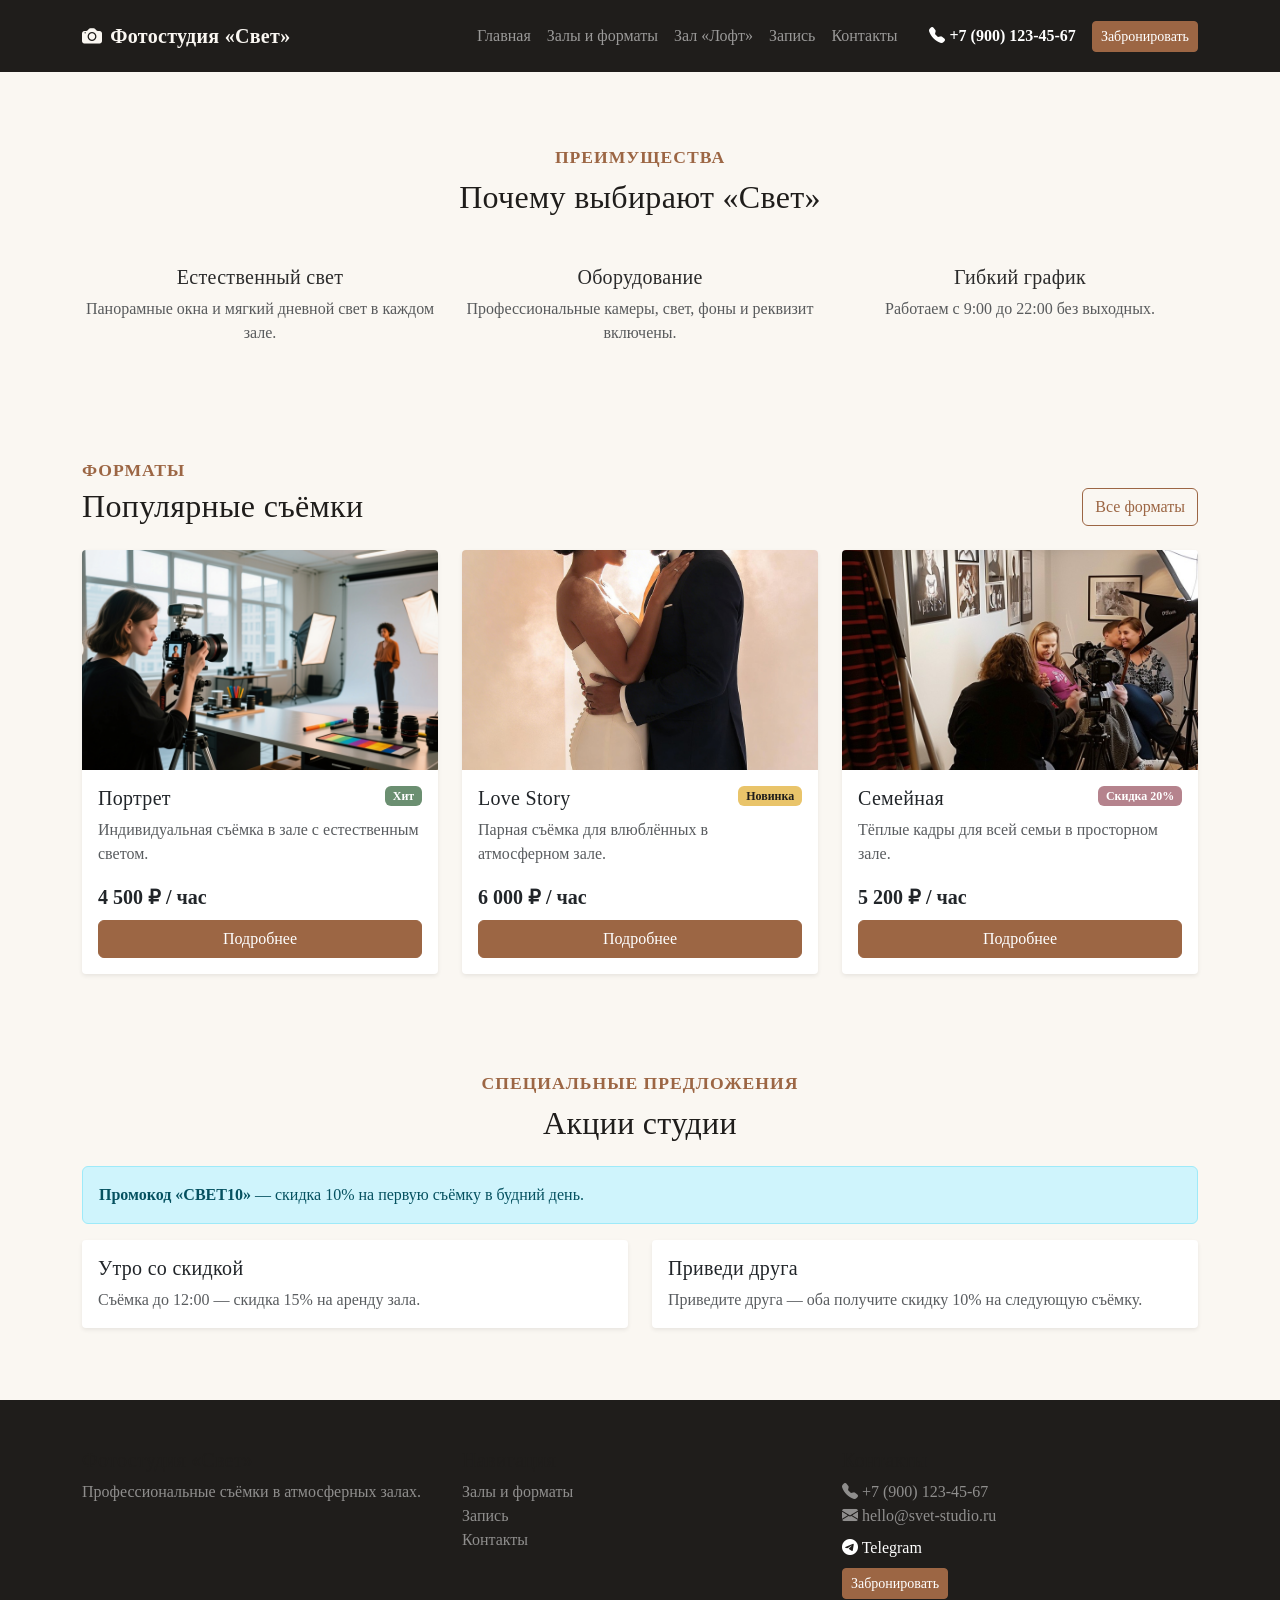
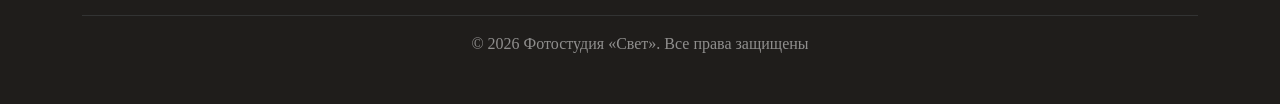
<file: index.html>
<!DOCTYPE html>
<html lang="ru">
<head>
    <meta charset="UTF-8">
    <meta name="viewport" content="width=device-width, initial-scale=1.0">
    <title>Фотостудия «Свет» — Главная</title>
    <link rel="stylesheet" href="vendor/bootstrap/css/bootstrap.min.css">
    <link rel="stylesheet" href="css/custom.css">
    <link rel="stylesheet" href="https://cdn.jsdelivr.net/npm/bootstrap-icons@1.11.3/font/bootstrap-icons.min.css">
</head>
<body>

<nav class="navbar navbar-expand-lg navbar-dark bg-dark py-3">
    <div class="container">
        <a class="navbar-brand" href="index.html"><i class="bi bi-camera-fill me-2"></i>Фотостудия «Свет»</a>
        
        <button class="navbar-toggler" type="button" data-bs-toggle="collapse" data-bs-target="#mainNavbar">
            <span class="navbar-toggler-icon"></span>
        </button>
        
        <div class="collapse navbar-collapse" id="mainNavbar">
            <ul class="navbar-nav ms-auto align-items-lg-center">
                <li class="nav-item"><a class="nav-link" href="index.html">Главная</a></li>
                <li class="nav-item"><a class="nav-link" href="catalog.html">Залы и форматы</a></li>
                <li class="nav-item"><a class="nav-link" href="product.html">Зал «Лофт»</a></li>
                <li class="nav-item"><a class="nav-link" href="order.html">Запись</a></li>
                <li class="nav-item"><a class="nav-link" href="contacts.html">Контакты</a></li>
                
                <li class="nav-item ms-lg-4 mt-2 mt-lg-0">
                    <a href="tel:+79001234567" class="text-white text-decoration-none fw-bold">
                        <i class="bi bi-telephone-fill"></i> +7 (900) 123-45-67
                    </a>
                </li>
                
                <li class="nav-item ms-lg-3 mt-2 mt-lg-0">
                    <a href="order.html" class="btn btn-primary btn-sm">Забронировать</a>
                </li>
            </ul>
        </div>
    </div>
</nav>

<section class="container my-5 py-4">
    <div class="text-center mb-5">
        <p class="section-title">Преимущества</p>
        <h2 class="section-heading">Почему выбирают «Свет»</h2>
    </div>
    <div class="row g-4">
        <div class="col-12 col-md-4 text-center">
            <h3 class="h5">Естественный свет</h3>
            <p class="text-muted">Панорамные окна и мягкий дневной свет в каждом зале.</p>
        </div>
        <div class="col-12 col-md-4 text-center">
            <h3 class="h5">Оборудование</h3>
            <p class="text-muted">Профессиональные камеры, свет, фоны и реквизит включены.</p>
        </div>
        <div class="col-12 col-md-4 text-center">
            <h3 class="h5">Гибкий график</h3>
            <p class="text-muted">Работаем с 9:00 до 22:00 без выходных.</p>
        </div>
    </div>
</section>

<section class="container my-5 py-4" id="popular">
    <div class="d-flex justify-content-between align-items-end mb-4 flex-wrap gap-2">
        <div>
            <p class="section-title mb-1">Форматы</p>
            <h2 class="section-heading mb-0">Популярные съёмки</h2>
        </div>
        <a class="btn btn-outline-primary" href="catalog.html">Все форматы</a>
    </div>
    <div class="row g-4">
        <div class="col-12 col-md-6 col-lg-4">
            <div class="card h-100 shadow-sm">
                <img src="images/portrait.png" class="card-img-top" alt="Портретная съёмка">
                <div class="card-body d-flex flex-column">
                    <div class="d-flex justify-content-between align-items-start mb-2">
                        <h3 class="h5 card-title mb-0">Портрет</h3>
                        <span class="badge bg-success">Хит</span>
                    </div>
                    <p class="text-muted">Индивидуальная съёмка в зале с естественным светом.</p>
                    <p class="fw-bold fs-5 mt-auto mb-2">4 500 ₽ / час</p>
                    <a class="btn btn-primary" href="product.html">Подробнее</a>
                </div>
            </div>
        </div>
        <div class="col-12 col-md-6 col-lg-4">
            <div class="card h-100 shadow-sm">
                <img src="images/lovestory.png" class="card-img-top" alt="Love Story">
                <div class="card-body d-flex flex-column">
                    <div class="d-flex justify-content-between align-items-start mb-2">
                        <h3 class="h5 card-title mb-0">Love Story</h3>
                        <span class="badge bg-warning">Новинка</span>
                    </div>
                    <p class="text-muted">Парная съёмка для влюблённых в атмосферном зале.</p>
                    <p class="fw-bold fs-5 mt-auto mb-2">6 000 ₽ / час</p>
                    <a class="btn btn-primary" href="product.html">Подробнее</a>
                </div>
            </div>
        </div>
        <div class="col-12 col-md-6 col-lg-4">
            <div class="card h-100 shadow-sm">
                <img src="images/family.jpg" class="card-img-top" alt="Семейная съёмка">
                <div class="card-body d-flex flex-column">
                    <div class="d-flex justify-content-between align-items-start mb-2">
                        <h3 class="h5 card-title mb-0">Семейная</h3>
                        <span class="badge bg-danger">Скидка 20%</span>
                    </div>
                    <p class="text-muted">Тёплые кадры для всей семьи в просторном зале.</p>
                    <p class="fw-bold fs-5 mt-auto mb-2">5 200 ₽ / час</p>
                    <a class="btn btn-primary" href="product.html">Подробнее</a>
                </div>
            </div>
        </div>
    </div>
</section>

<section class="container my-5 py-4">
    <div class="text-center mb-4">
        <p class="section-title">Специальные предложения</p>
        <h2 class="section-heading">Акции студии</h2>
    </div>
    <div class="alert alert-info" role="alert">
        <strong>Промокод «СВЕТ10»</strong> — скидка 10% на первую съёмку в будний день.
    </div>
    <div class="row g-4">
        <div class="col-12 col-md-6">
            <div class="card h-100 shadow-sm">
                <div class="card-body">
                    <h3 class="h5">Утро со скидкой</h3>
                    <p class="text-muted mb-0">Съёмка до 12:00 — скидка 15% на аренду зала.</p>
                </div>
            </div>
        </div>
        <div class="col-12 col-md-6">
            <div class="card h-100 shadow-sm">
                <div class="card-body">
                    <h3 class="h5">Приведи друга</h3>
                    <p class="text-muted mb-0">Приведите друга — оба получите скидку 10% на следующую съёмку.</p>
                </div>
            </div>
        </div>
    </div>
</section>

<footer class="bg-dark text-white py-5 mt-5">
    <div class="container">
        <div class="row g-4">
            <div class="col-12 col-md-4">
                <h5>Фотостудия «Свет»</h5>
                <p class="text-white-50 mb-0">Профессиональные съёмки в атмосферных залах.</p>
            </div>
            <div class="col-12 col-md-4">
                <h5>Навигация</h5>
                <ul class="list-unstyled">
                    <li><a class="text-white-50 text-decoration-none" href="catalog.html">Залы и форматы</a></li>
                    <li><a class="text-white-50 text-decoration-none" href="order.html">Запись</a></li>
                    <li><a class="text-white-50 text-decoration-none" href="contacts.html">Контакты</a></li>
                </ul>
            </div>
            <div class="col-12 col-md-4">
                <h5>Контакты</h5>
                <p class="text-white-50 mb-2">
                    <i class="bi bi-telephone-fill"></i> +7 (900) 123-45-67<br>
                    <i class="bi bi-envelope-fill"></i> hello@svet-studio.ru
                </p>
                <a href="https://t.me/svet_studio" class="text-white text-decoration-none d-block mb-2">
                    <i class="bi bi-telegram"></i> Telegram
                </a>
                <a href="order.html" class="btn btn-primary btn-sm">Забронировать</a>
            </div>
        </div>
        <hr class="border-secondary">
        <p class="text-center text-white-50 mb-0">© 2026 Фотостудия «Свет». Все права защищены</p>
    </div>
</footer>

<button id="backToTop" title="Наверх">↑</button>

<script src="vendor/bootstrap/js/bootstrap.bundle.min.js"></script>
<script>
    const backToTop = document.getElementById('backToTop');
    window.addEventListener('scroll', () => {
        backToTop.style.display = window.scrollY > 300 ? 'block' : 'none';
    });
    backToTop.addEventListener('click', () => window.scrollTo({ top: 0, behavior: 'smooth' }));
</script>
</body>
</html>
</file>
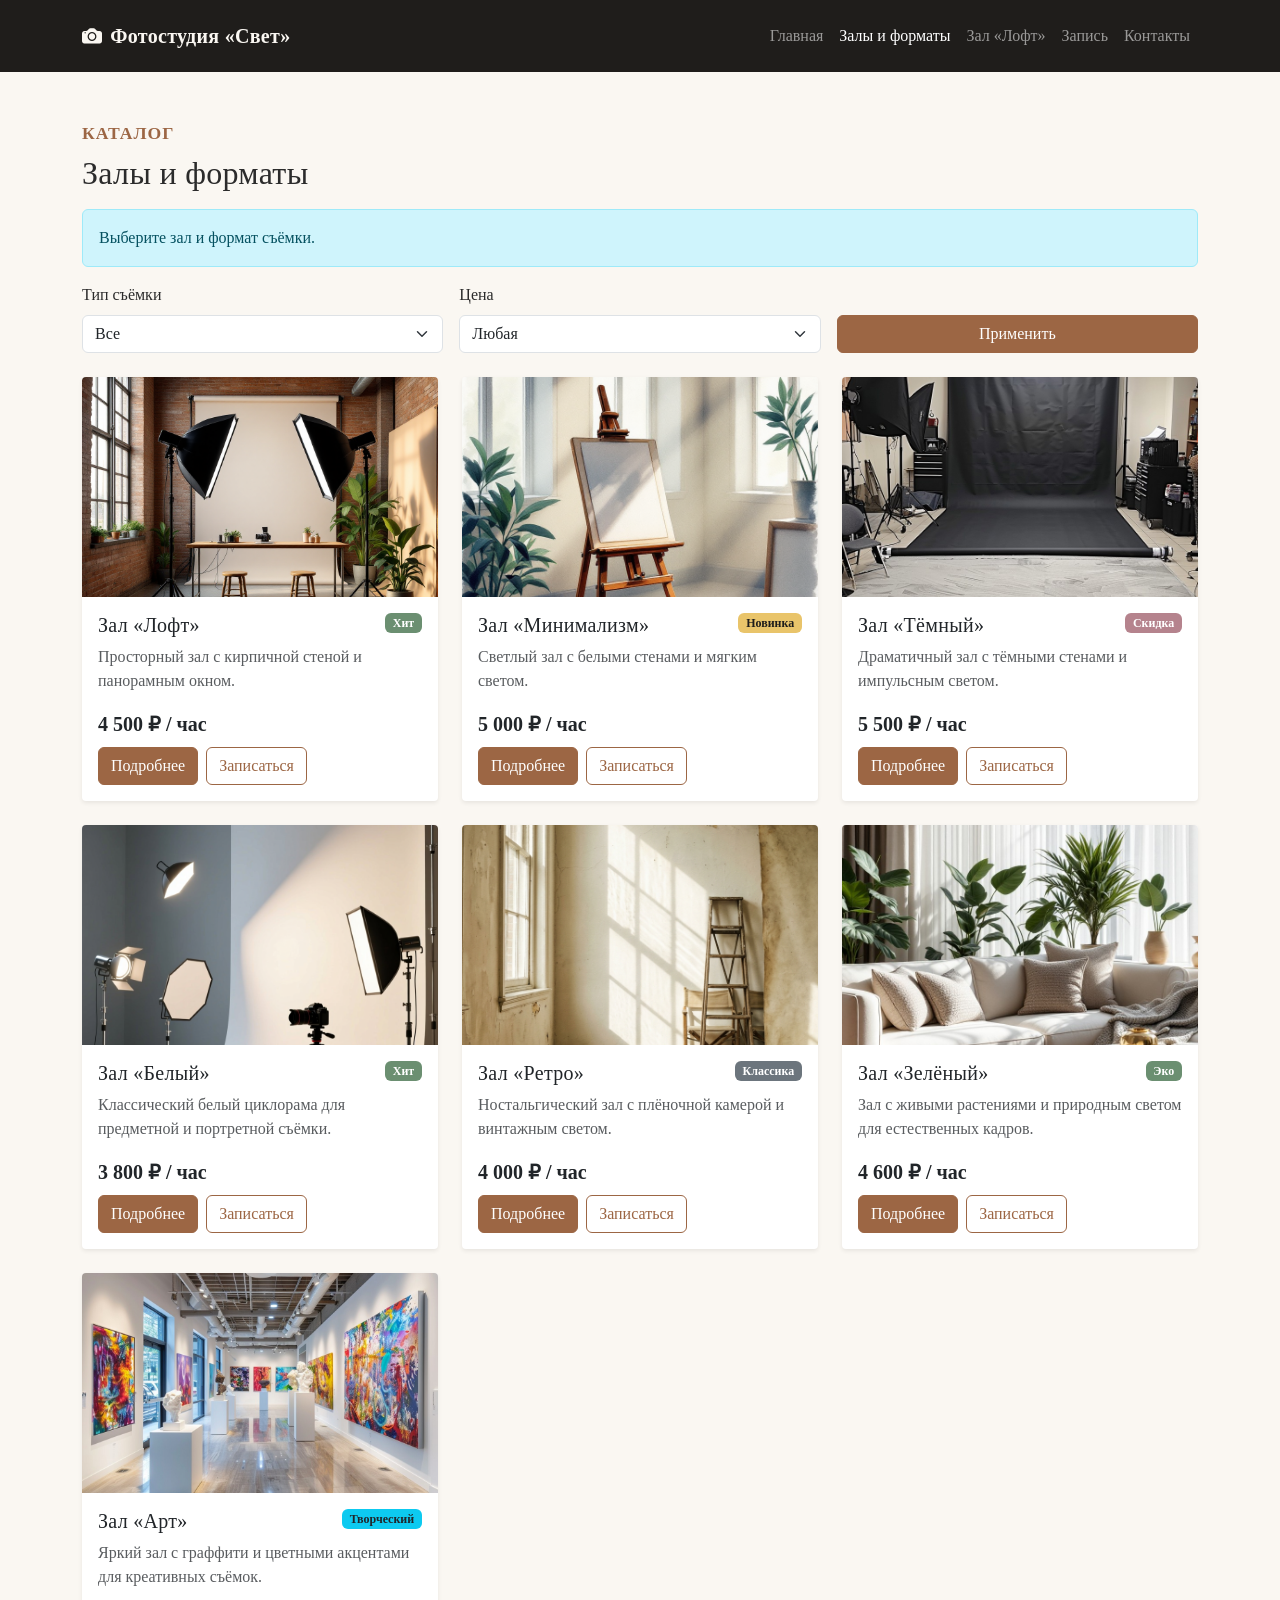
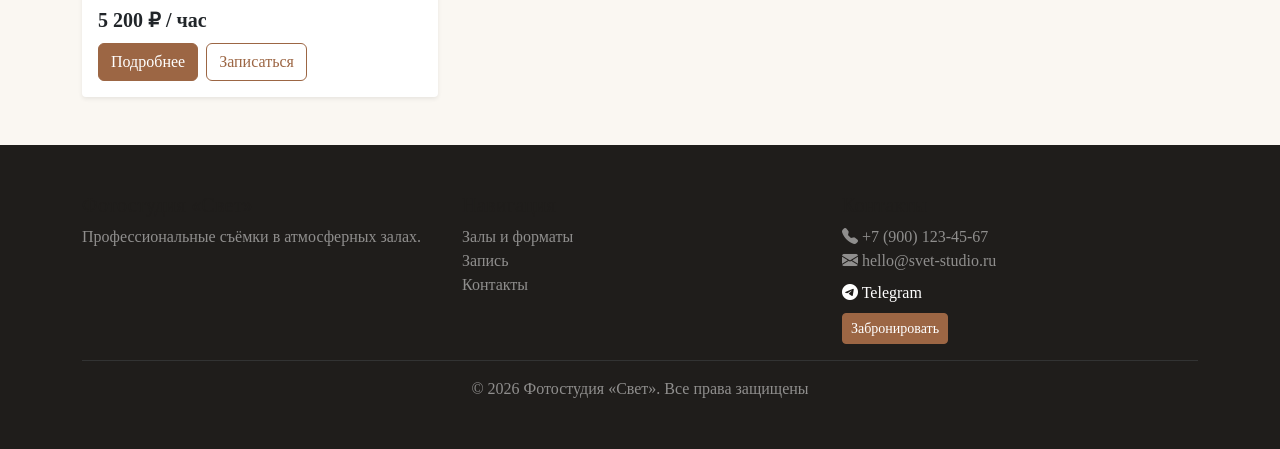
<file: catalog.html>
<!DOCTYPE html>
<html lang="ru">
<head>
    <meta charset="UTF-8">
    <meta name="viewport" content="width=device-width, initial-scale=1.0">
    <title>Залы и форматы — Фотостудия «Свет»</title>
    <link rel="stylesheet" href="vendor/bootstrap/css/bootstrap.min.css">
    <link rel="stylesheet" href="css/custom.css">
    <link rel="stylesheet" href="https://cdn.jsdelivr.net/npm/bootstrap-icons@1.11.3/font/bootstrap-icons.min.css">
</head>
<body>

<nav class="navbar navbar-expand-lg navbar-dark bg-dark py-3">
    <div class="container">
        <a class="navbar-brand" href="index.html"><i class="bi bi-camera-fill me-2"></i>Фотостудия «Свет»</a>
        <button class="navbar-toggler" type="button" data-bs-toggle="collapse" data-bs-target="#mainNavbar">
            <span class="navbar-toggler-icon"></span>
        </button>
        <div class="collapse navbar-collapse" id="mainNavbar">
            <ul class="navbar-nav ms-auto">
                <li class="nav-item"><a class="nav-link" href="index.html">Главная</a></li>
                <li class="nav-item"><a class="nav-link active" href="catalog.html">Залы и форматы</a></li>
                <li class="nav-item"><a class="nav-link" href="product.html">Зал «Лофт»</a></li>
                <li class="nav-item"><a class="nav-link" href="order.html">Запись</a></li>
                <li class="nav-item"><a class="nav-link" href="contacts.html">Контакты</a></li>
            </ul>
        </div>
    </div>
</nav>

<main class="container my-5">
    <p class="section-title">Каталог</p>
    <h1 class="h2 mb-3">Залы и форматы</h1>
    <div class="alert alert-info" role="alert">
        Выберите зал и формат съёмки.
    </div>

    <div class="row g-3 mb-4">
        <div class="col-12 col-md-4">
            <label for="filterType" class="form-label">Тип съёмки</label>
            <select id="filterType" class="form-select">
                <option selected>Все</option>
                <option>Портрет</option>
                <option>Love Story</option>
                <option>Семейная</option>
                <option>Контент</option>
            </select>
        </div>
        <div class="col-12 col-md-4">
            <label for="filterPrice" class="form-label">Цена</label>
            <select id="filterPrice" class="form-select">
                <option selected>Любая</option>
                <option>до 4000 ₽</option>
                <option>4000–6000 ₽</option>
                <option>от 6000 ₽</option>
            </select>
        </div>
        <div class="col-12 col-md-4 d-flex align-items-end">
            <button class="btn btn-primary w-100" type="button">Применить</button>
        </div>
    </div>

    <div class="row g-4">
        <div class="col-12 col-md-6 col-lg-4">
            <div class="card h-100 shadow-sm">
                <img src="images/loft.png" class="card-img-top" alt="Зал Лофт">
                <div class="card-body d-flex flex-column">
                    <div class="d-flex justify-content-between align-items-start mb-2">
                        <h2 class="card-title h5 mb-0">Зал «Лофт»</h2>
                        <span class="badge bg-success">Хит</span>
                    </div>
                    <p class="card-text text-muted">Просторный зал с кирпичной стеной и панорамным окном.</p>
                    <p class="fw-bold fs-5 mt-auto mb-2">4 500 ₽ / час</p>
                    <div class="d-flex gap-2">
                        <a class="btn btn-primary" href="product.html">Подробнее</a>
                        <button class="btn btn-outline-primary" type="button" data-bs-toggle="modal" data-bs-target="#orderModal">Записаться</button>
                    </div>
                </div>
            </div>
        </div>
        <div class="col-12 col-md-6 col-lg-4">
            <div class="card h-100 shadow-sm">
                <img src="images/minimal.png" class="card-img-top" alt="Зал Минимализм">
                <div class="card-body d-flex flex-column">
                    <div class="d-flex justify-content-between align-items-start mb-2">
                        <h2 class="card-title h5 mb-0">Зал «Минимализм»</h2>
                        <span class="badge bg-warning">Новинка</span>
                    </div>
                    <p class="card-text text-muted">Светлый зал с белыми стенами и мягким светом.</p>
                    <p class="fw-bold fs-5 mt-auto mb-2">5 000 ₽ / час</p>
                    <div class="d-flex gap-2">
                        <a class="btn btn-primary" href="product.html">Подробнее</a>
                        <button class="btn btn-outline-primary" type="button" data-bs-toggle="modal" data-bs-target="#orderModal">Записаться</button>
                    </div>
                </div>
            </div>
        </div>
        <div class="col-12 col-md-6 col-lg-4">
            <div class="card h-100 shadow-sm">
                <img src="images/dark.jpg" class="card-img-top" alt="Зал Тёмный">
                <div class="card-body d-flex flex-column">
                    <div class="d-flex justify-content-between align-items-start mb-2">
                        <h2 class="card-title h5 mb-0">Зал «Тёмный»</h2>
                        <span class="badge bg-danger">Скидка</span>
                    </div>
                    <p class="card-text text-muted">Драматичный зал с тёмными стенами и импульсным светом.</p>
                    <p class="fw-bold fs-5 mt-auto mb-2">5 500 ₽ / час</p>
                    <div class="d-flex gap-2">
                        <a class="btn btn-primary" href="product.html">Подробнее</a>
                        <button class="btn btn-outline-primary" type="button" data-bs-toggle="modal" data-bs-target="#orderModal">Записаться</button>
                    </div>
                </div>
            </div>
        </div>
        <div class="col-12 col-md-6 col-lg-4">
            <div class="card h-100 shadow-sm">
                <img src="images/white.png" class="card-img-top" alt="Зал Белый">
                <div class="card-body d-flex flex-column">
                    <div class="d-flex justify-content-between align-items-start mb-2">
                        <h2 class="card-title h5 mb-0">Зал «Белый»</h2>
                        <span class="badge bg-success">Хит</span>
                    </div>
                    <p class="card-text text-muted">Классический белый циклорама для предметной и портретной съёмки.</p>
                    <p class="fw-bold fs-5 mt-auto mb-2">3 800 ₽ / час</p>
                    <div class="d-flex gap-2">
                        <a class="btn btn-primary" href="product.html">Подробнее</a>
                        <button class="btn btn-outline-primary" type="button" data-bs-toggle="modal" data-bs-target="#orderModal">Записаться</button>
                    </div>
                </div>
            </div>
        </div>
        <div class="col-12 col-md-6 col-lg-4">
    <div class="card h-100 shadow-sm">
        <img src="images/retro.png" class="card-img-top" alt="Зал Ретро">
        <div class="card-body d-flex flex-column">
            <div class="d-flex justify-content-between align-items-start mb-2">
                <h2 class="card-title h5 mb-0">Зал «Ретро»</h2>
                <span class="badge bg-secondary">Классика</span>
            </div>
            <p class="card-text text-muted">Ностальгический зал с плёночной камерой и винтажным светом.</p>
            <p class="fw-bold fs-5 mt-auto mb-2">4 000 ₽ / час</p>
            <div class="d-flex gap-2">
                <a class="btn btn-primary" href="product.html">Подробнее</a>
                <button class="btn btn-outline-primary" type="button" data-bs-toggle="modal" data-bs-target="#orderModal">Записаться</button>
            </div>
        </div>
    </div>
</div>
<div class="col-12 col-md-6 col-lg-4">
    <div class="card h-100 shadow-sm">
        <img src="images/green.jpg" class="card-img-top" alt="Зал Зелёный">
        <div class="card-body d-flex flex-column">
            <div class="d-flex justify-content-between align-items-start mb-2">
                <h2 class="card-title h5 mb-0">Зал «Зелёный»</h2>
                <span class="badge bg-success">Эко</span>
            </div>
            <p class="card-text text-muted">Зал с живыми растениями и природным светом для естественных кадров.</p>
            <p class="fw-bold fs-5 mt-auto mb-2">4 600 ₽ / час</p>
            <div class="d-flex gap-2">
                <a class="btn btn-primary" href="product.html">Подробнее</a>
                <button class="btn btn-outline-primary" type="button" data-bs-toggle="modal" data-bs-target="#orderModal">Записаться</button>
            </div>
        </div>
    </div>
</div>
<div class="col-12 col-md-6 col-lg-4">
    <div class="card h-100 shadow-sm">
        <img src="images/art.jpg" class="card-img-top" alt="Зал Арт">
        <div class="card-body d-flex flex-column">
            <div class="d-flex justify-content-between align-items-start mb-2">
                <h2 class="card-title h5 mb-0">Зал «Арт»</h2>
                <span class="badge bg-info text-dark">Творческий</span>
            </div>
            <p class="card-text text-muted">Яркий зал с граффити и цветными акцентами для креативных съёмок.</p>
            <p class="fw-bold fs-5 mt-auto mb-2">5 200 ₽ / час</p>
            <div class="d-flex gap-2">
                <a class="btn btn-primary" href="product.html">Подробнее</a>
                <button class="btn btn-outline-primary" type="button" data-bs-toggle="modal" data-bs-target="#orderModal">Записаться</button>
            </div>
        </div>
    </div>
</div>  
    </div>
</main>

<div class="modal fade" id="orderModal" tabindex="-1" aria-labelledby="orderModalLabel" aria-hidden="true">
    <div class="modal-dialog">
        <div class="modal-content">
            <div class="modal-header">
                <h2 class="modal-title h5" id="orderModalLabel">Быстрая запись</h2>
                <button type="button" class="btn-close" data-bs-dismiss="modal" aria-label="Закрыть"></button>
            </div>
            <div class="modal-body">
                <p class="text-muted">Оставьте контактные данные, и мы свяжемся с вами для подтверждения.</p>
                <form>
                    <div class="mb-3">
                        <label for="modal-name" class="form-label">Имя</label>
                        <input id="modal-name" type="text" class="form-control" required>
                    </div>
                    <div class="mb-3">
                        <label for="modal-phone" class="form-label">Телефон</label>
                        <input id="modal-phone" type="tel" class="form-control" required>
                    </div>
                    <div class="form-check mb-3">
                        <input id="modal-agree" class="form-check-input" type="checkbox" required>
                        <label class="form-check-label" for="modal-agree">Согласен на обработку данных</label>
                    </div>
                </form>
            </div>
            <div class="modal-footer">
                <button type="button" class="btn btn-secondary" data-bs-dismiss="modal">Закрыть</button>
                <button type="button" class="btn btn-primary">Отправить</button>
            </div>
        </div>
    </div>
</div>

<footer class="bg-dark text-white py-5 mt-5">
    <div class="container">
        <div class="row g-4">
            <div class="col-12 col-md-4">
                <h5>Фотостудия «Свет»</h5>
                <p class="text-white-50 mb-0">Профессиональные съёмки в атмосферных залах.</p>
            </div>
            <div class="col-12 col-md-4">
                <h5>Навигация</h5>
                <ul class="list-unstyled">
                    <li><a class="text-white-50 text-decoration-none" href="catalog.html">Залы и форматы</a></li>
                    <li><a class="text-white-50 text-decoration-none" href="order.html">Запись</a></li>
                    <li><a class="text-white-50 text-decoration-none" href="contacts.html">Контакты</a></li>
                </ul>
            </div>
            <div class="col-12 col-md-4">
                <h5>Контакты</h5>
                <p class="text-white-50 mb-2">
                    <i class="bi bi-telephone-fill"></i> +7 (900) 123-45-67<br>
                    <i class="bi bi-envelope-fill"></i> hello@svet-studio.ru
                </p>
                <a href="https://t.me/svet_studio" class="text-white text-decoration-none d-block mb-2">
                    <i class="bi bi-telegram"></i> Telegram
                </a>
                <a href="order.html" class="btn btn-primary btn-sm">Забронировать</a>
            </div>
        </div>
        <hr class="border-secondary">
        <p class="text-center text-white-50 mb-0">© 2026 Фотостудия «Свет». Все права защищены</p>
    </div>
</footer>

<button id="backToTop" title="Наверх">↑</button>

<script src="vendor/bootstrap/js/bootstrap.bundle.min.js"></script>
<script>
    const backToTop = document.getElementById('backToTop');
    window.addEventListener('scroll', () => {
        backToTop.style.display = window.scrollY > 300 ? 'block' : 'none';
    });
    backToTop.addEventListener('click', () => window.scrollTo({ top: 0, behavior: 'smooth' }));
</script>
</body>
</html>
</file>
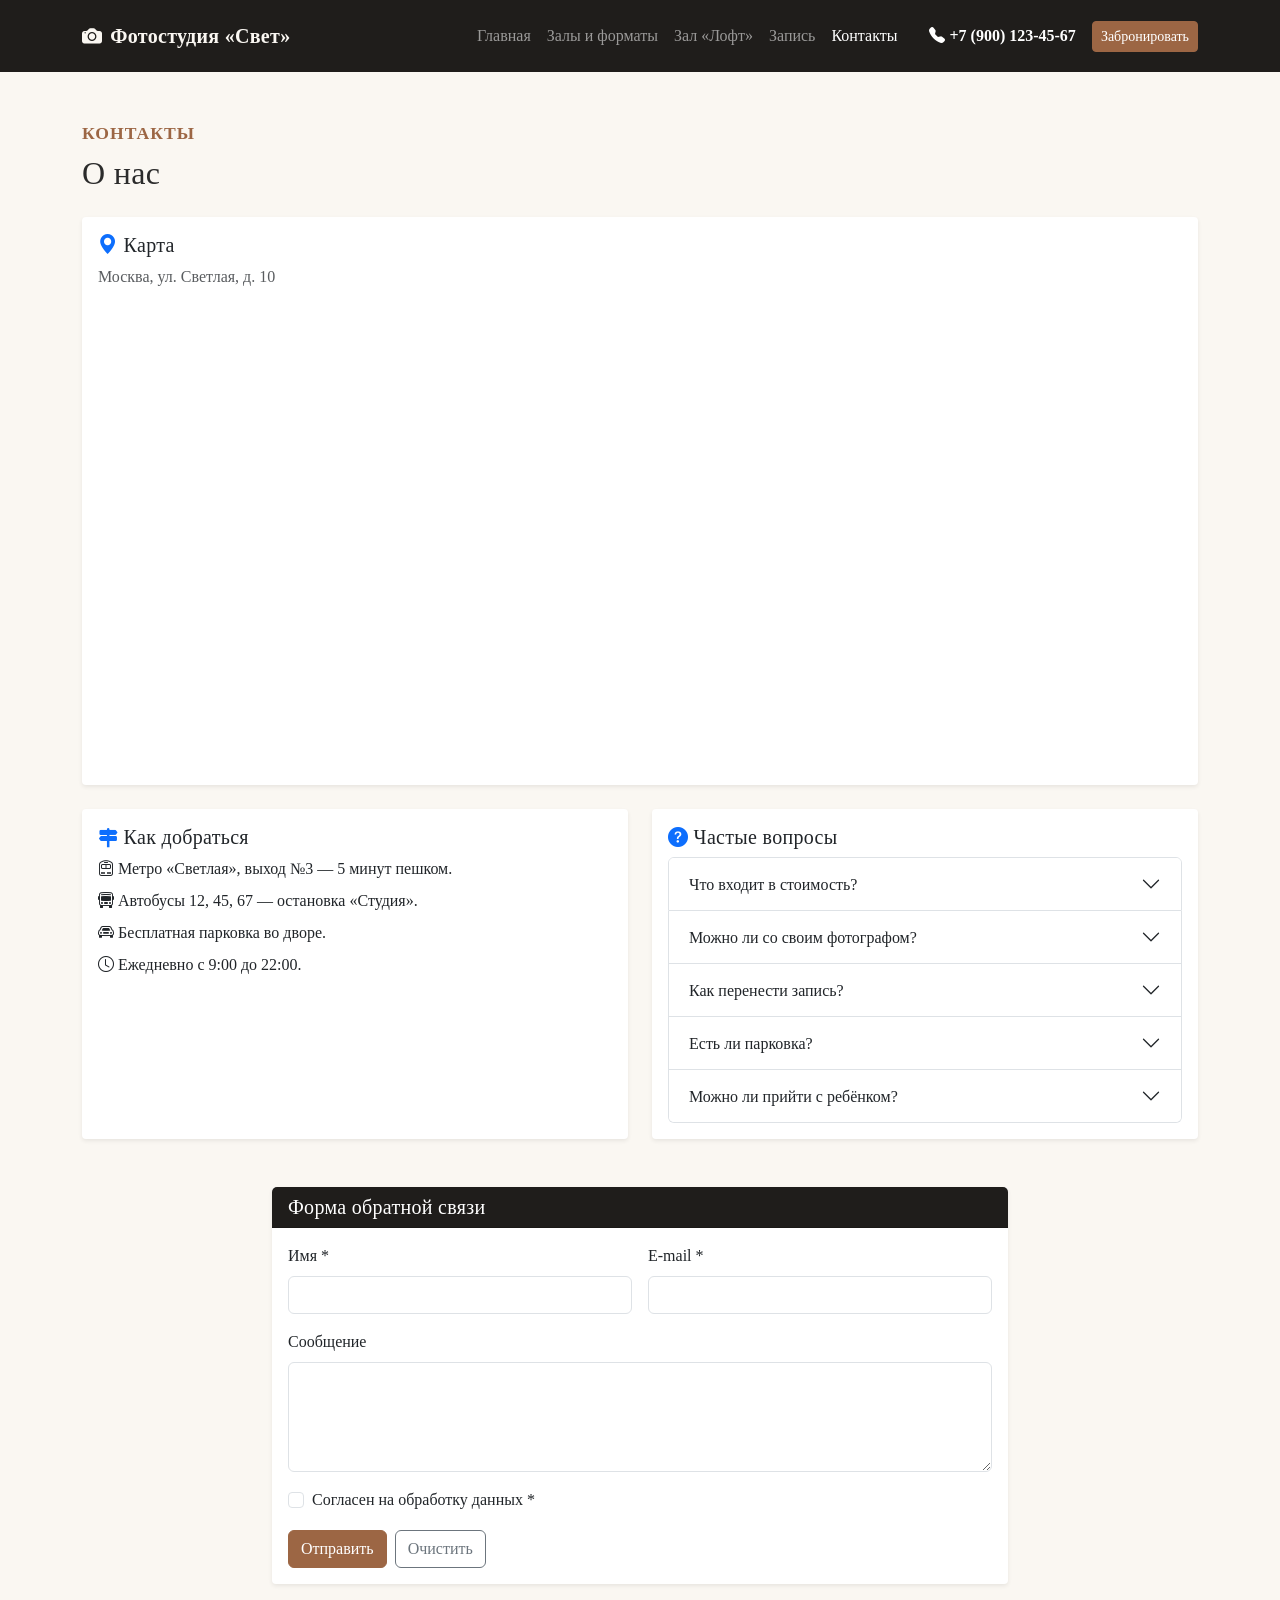
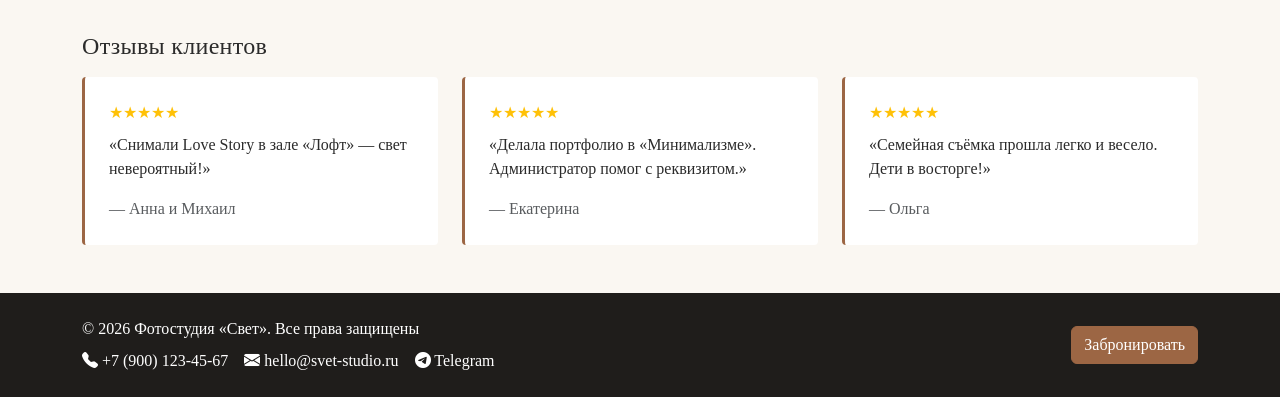
<file: contacts.html>
<!DOCTYPE html>
<html lang="ru">
<head>
    <meta charset="UTF-8">
    <meta name="viewport" content="width=device-width, initial-scale=1.0">
    <title>Контакты — Фотостудия «Свет»</title>
    <link rel="stylesheet" href="vendor/bootstrap/css/bootstrap.min.css">
    <link rel="stylesheet" href="css/custom.css">
    <link rel="stylesheet" href="https://cdn.jsdelivr.net/npm/bootstrap-icons@1.11.3/font/bootstrap-icons.min.css">
</head>
<body>

<nav class="navbar navbar-expand-lg navbar-dark bg-dark py-3">
    <div class="container">
        <a class="navbar-brand" href="index.html"><i class="bi bi-camera-fill me-2"></i>Фотостудия «Свет»</a>
        <button class="navbar-toggler" type="button" data-bs-toggle="collapse" data-bs-target="#mainNavbar">
            <span class="navbar-toggler-icon"></span>
        </button>
        <div class="collapse navbar-collapse" id="mainNavbar">
            <ul class="navbar-nav ms-auto align-items-lg-center">
                <li class="nav-item"><a class="nav-link" href="index.html">Главная</a></li>
                <li class="nav-item"><a class="nav-link" href="catalog.html">Залы и форматы</a></li>
                <li class="nav-item"><a class="nav-link" href="product.html">Зал «Лофт»</a></li>
                <li class="nav-item"><a class="nav-link" href="order.html">Запись</a></li>
                <li class="nav-item"><a class="nav-link active" href="contacts.html">Контакты</a></li>
                <li class="nav-item ms-lg-4 mt-2 mt-lg-0">
                    <a href="tel:+79001234567" class="text-white text-decoration-none fw-bold">
                        <i class="bi bi-telephone-fill"></i> +7 (900) 123-45-67
                    </a>
                </li>
                <li class="nav-item ms-lg-3 mt-2 mt-lg-0">
                    <a href="order.html" class="btn btn-primary btn-sm">Забронировать</a>
                </li>
            </ul>
        </div>
    </div>
</nav>

<main class="container my-5">
    <p class="section-title">Контакты</p>
    <h1 class="h2 mb-4">О нас</h1>

    <div class="row g-4">
        <div class="col-12">
            <div class="card shadow-sm">
                <div class="card-body">
                    <h2 class="h5"><i class="bi bi-geo-alt-fill text-primary"></i> Карта</h2>
                    <p class="text-muted mb-3">Москва, ул. Светлая, д. 10</p>
                    <div class="ratio ratio-21x9">
                        <iframe 
                            src="https://www.google.com/maps/embed?pb=!1m18!1m12!1m3!1d2244.504986149924!2d37.6173!3d55.7558!2m3!1f0!2f0!3f0!3m2!1i1024!2i768!4f13.1!3m3!1m2!1s0x46b54a5a5a5a5a5a%3A0x0!2z0JzQvtGB0LrQstCwLCDRg9C7LiDQodCy0LXRgtC70LDRjywgMTA!5e0!3m2!1sru!2sru!4v1700000000000" 
                            style="border:0;" 
                            allowfullscreen="" 
                            loading="lazy" 
                            referrerpolicy="no-referrer-when-downgrade">
                        </iframe>
                    </div>
                </div>
            </div>
        </div>

        <div class="col-12 col-lg-6">
            <div class="card h-100 shadow-sm">
                <div class="card-body">
                    <h2 class="h5"><i class="bi bi-signpost-2-fill text-primary"></i> Как добраться</h2>
                    <ul class="list-unstyled mb-0">
                        <li class="mb-2"><i class="bi bi-train-front"></i> Метро «Светлая», выход №3 — 5 минут пешком.</li>
                        <li class="mb-2"><i class="bi bi-bus-front"></i> Автобусы 12, 45, 67 — остановка «Студия».</li>
                        <li class="mb-2"><i class="bi bi-car-front"></i> Бесплатная парковка во дворе.</li>
                        <li><i class="bi bi-clock"></i> Ежедневно с 9:00 до 22:00.</li>
                    </ul>
                </div>
            </div>
        </div>

        <div class="col-12 col-lg-6">
            <div class="card h-100 shadow-sm">
                <div class="card-body">
                    <h2 class="h5"><i class="bi bi-question-circle-fill text-primary"></i> Частые вопросы</h2>
                    <div class="accordion" id="faqAccordion">
                        <div class="accordion-item">
                            <h3 class="accordion-header"><button class="accordion-button collapsed" type="button" data-bs-toggle="collapse" data-bs-target="#faq1">Что входит в стоимость?</button></h3>
                            <div id="faq1" class="accordion-collapse collapse" data-bs-parent="#faqAccordion"><div class="accordion-body">Аренда зала, свет, фоны и базовый реквизит.</div></div>
                        </div>
                        <div class="accordion-item">
                            <h3 class="accordion-header"><button class="accordion-button collapsed" type="button" data-bs-toggle="collapse" data-bs-target="#faq2">Можно ли со своим фотографом?</button></h3>
                            <div id="faq2" class="accordion-collapse collapse" data-bs-parent="#faqAccordion"><div class="accordion-body">Да, дополнительная плата не взимается.</div></div>
                        </div>
                        <div class="accordion-item">
                            <h3 class="accordion-header"><button class="accordion-button collapsed" type="button" data-bs-toggle="collapse" data-bs-target="#faq3">Как перенести запись?</button></h3>
                            <div id="faq3" class="accordion-collapse collapse" data-bs-parent="#faqAccordion"><div class="accordion-body">Бесплатно — не позднее чем за 24 часа.</div></div>
                        </div>
                        <div class="accordion-item">
                            <h3 class="accordion-header"><button class="accordion-button collapsed" type="button" data-bs-toggle="collapse" data-bs-target="#faq4">Есть ли парковка?</button></h3>
                            <div id="faq4" class="accordion-collapse collapse" data-bs-parent="#faqAccordion"><div class="accordion-body">Да, бесплатная во дворе студии.</div></div>
                        </div>
                        <div class="accordion-item">
                            <h3 class="accordion-header"><button class="accordion-button collapsed" type="button" data-bs-toggle="collapse" data-bs-target="#faq5">Можно ли прийти с ребёнком?</button></h3>
                            <div id="faq5" class="accordion-collapse collapse" data-bs-parent="#faqAccordion"><div class="accordion-body">Конечно, у нас есть детская зона и семейные форматы.</div></div>
                        </div>
                    </div>
                </div>
            </div>
        </div>
    </div>

    <section class="mt-5">
        <div class="row justify-content-center">
            <div class="col-12 col-lg-8">
                <div class="card shadow-sm">
                    <div class="card-header bg-primary text-white">
                        <h2 class="h5 mb-0">Форма обратной связи</h2>
                    </div>
                    <div class="card-body">
                        <form>
                            <div class="row g-3">
                                <div class="col-12 col-md-6">
                                    <label for="contact-name" class="form-label">Имя *</label>
                                    <input id="contact-name" name="name" type="text" class="form-control" required>
                                </div>
                                <div class="col-12 col-md-6">
                                    <label for="contact-email" class="form-label">E-mail *</label>
                                    <input id="contact-email" name="email" type="email" class="form-control" required>
                                </div>
                                <div class="col-12">
                                    <label for="contact-message" class="form-label">Сообщение</label>
                                    <textarea id="contact-message" name="message" class="form-control" rows="4"></textarea>
                                </div>
                                <div class="col-12">
                                    <div class="form-check">
                                        <input id="contact-agree" class="form-check-input" type="checkbox" required>
                                        <label class="form-check-label" for="contact-agree">Согласен на обработку данных *</label>
                                    </div>
                                </div>
                                <div class="col-12 d-flex gap-2">
                                    <button class="btn btn-primary" type="submit">Отправить</button>
                                    <button class="btn btn-outline-secondary" type="reset">Очистить</button>
                                </div>
                            </div>
                        </form>
                    </div>
                </div>
            </div>
        </div>
    </section>

    <section class="mt-5">
        <h2 class="h4 mb-3">Отзывы клиентов</h2>
        <div class="row g-4">
            <div class="col-12 col-md-4">
                <div class="review-card h-100">
                    <div class="text-warning mb-2">★★★★★</div>
                    <p>«Снимали Love Story в зале «Лофт» — свет невероятный!»</p>
                    <p class="text-muted mb-0">— Анна и Михаил</p>
                </div>
            </div>
            <div class="col-12 col-md-4">
                <div class="review-card h-100">
                    <div class="text-warning mb-2">★★★★★</div>
                    <p>«Делала портфолио в «Минимализме». Администратор помог с реквизитом.»</p>
                    <p class="text-muted mb-0">— Екатерина</p>
                </div>
            </div>
            <div class="col-12 col-md-4">
                <div class="review-card h-100">
                    <div class="text-warning mb-2">★★★★★</div>
                    <p>«Семейная съёмка прошла легко и весело. Дети в восторге!»</p>
                    <p class="text-muted mb-0">— Ольга</p>
                </div>
            </div>
        </div>
    </section>
</main>

<footer class="bg-dark text-white py-4 mt-5">
    <div class="container">
        <div class="row align-items-center g-3">
            <div class="col-12 col-md-6">
                <p class="mb-2">&copy; 2026 Фотостудия «Свет». Все права защищены</p>
                <div class="d-flex flex-wrap gap-3">
                    <a href="tel:+79001234567" class="text-white text-decoration-none"><i class="bi bi-telephone-fill"></i> +7 (900) 123-45-67</a>
                    <a href="mailto:hello@svet-studio.ru" class="text-white text-decoration-none"><i class="bi bi-envelope-fill"></i> hello@svet-studio.ru</a>
                    <a href="https://t.me/svet_studio" class="text-white text-decoration-none"><i class="bi bi-telegram"></i> Telegram</a>
                </div>
            </div>
            <div class="col-12 col-md-6 text-md-end">
                <a href="order.html" class="btn btn-primary">Забронировать</a>
            </div>
        </div>
    </div>
</footer>

<button id="backToTop" title="Наверх">↑</button>

<script src="vendor/bootstrap/js/bootstrap.bundle.min.js"></script>
<script>
    const backToTop = document.getElementById('backToTop');
    window.addEventListener('scroll', () => {
        backToTop.style.display = window.scrollY > 300 ? 'block' : 'none';
    });
    backToTop.addEventListener('click', () => window.scrollTo({ top: 0, behavior: 'smooth' }));
</script>
</body>
</html>
</file>
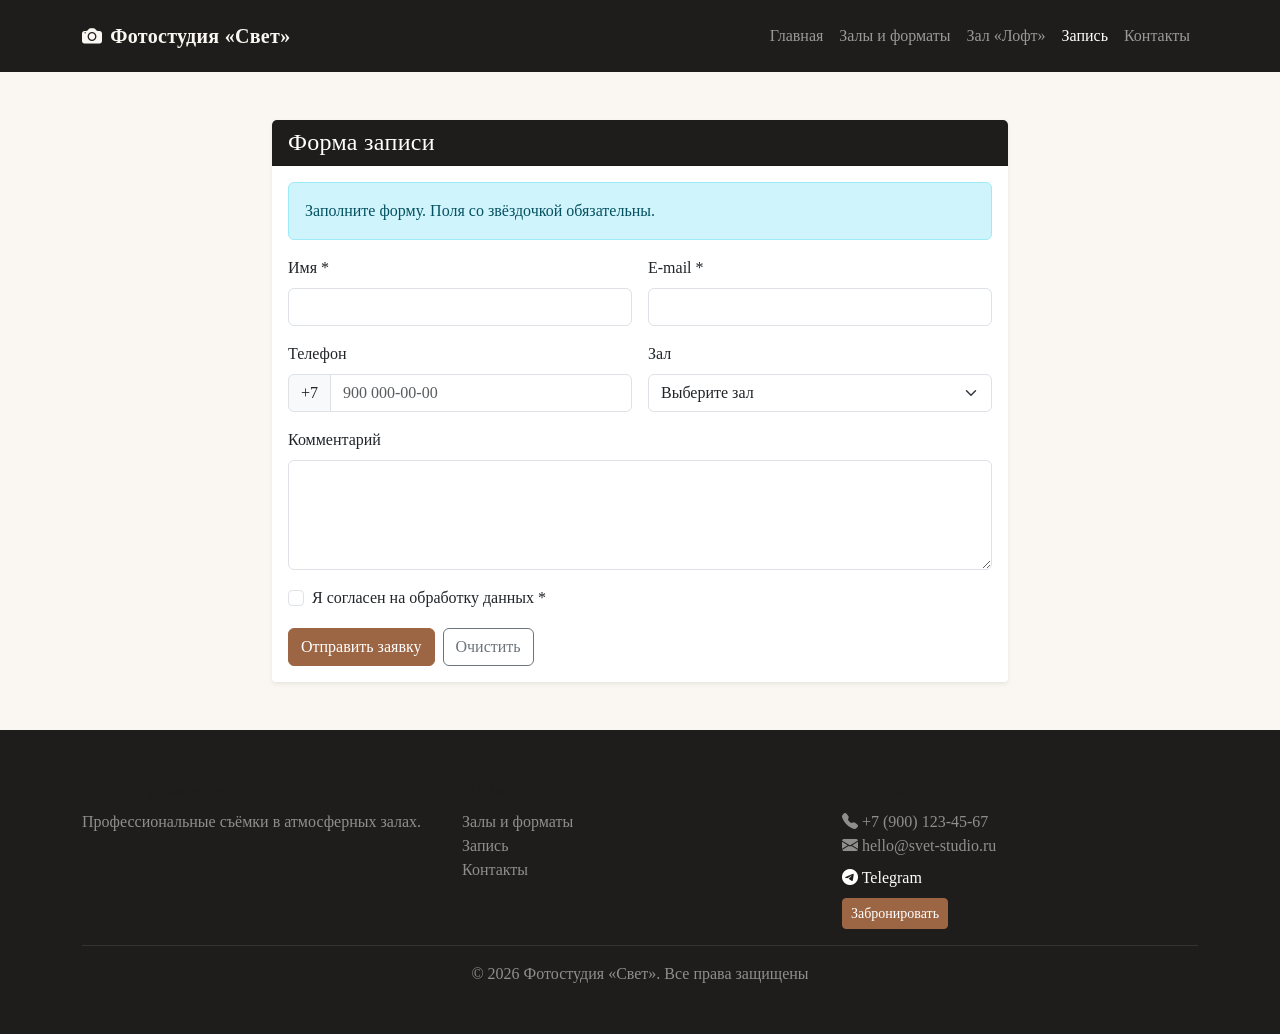
<file: order.html>
<!DOCTYPE html>
<html lang="ru">
<head>
    <meta charset="UTF-8">
    <meta name="viewport" content="width=device-width, initial-scale=1.0">
    <title>Запись — Фотостудия «Свет»</title>
    <link rel="stylesheet" href="vendor/bootstrap/css/bootstrap.min.css">
    <link rel="stylesheet" href="css/custom.css">
    <link rel="stylesheet" href="https://cdn.jsdelivr.net/npm/bootstrap-icons@1.11.3/font/bootstrap-icons.min.css">
</head>
<body>

<nav class="navbar navbar-expand-lg navbar-dark bg-dark py-3">
    <div class="container">
        <a class="navbar-brand" href="index.html"><i class="bi bi-camera-fill me-2"></i>Фотостудия «Свет»</a>
        <button class="navbar-toggler" type="button" data-bs-toggle="collapse" data-bs-target="#mainNavbar">
            <span class="navbar-toggler-icon"></span>
        </button>
        <div class="collapse navbar-collapse" id="mainNavbar">
            <ul class="navbar-nav ms-auto">
                <li class="nav-item"><a class="nav-link" href="index.html">Главная</a></li>
                <li class="nav-item"><a class="nav-link" href="catalog.html">Залы и форматы</a></li>
                <li class="nav-item"><a class="nav-link" href="product.html">Зал «Лофт»</a></li>
                <li class="nav-item"><a class="nav-link active" href="order.html">Запись</a></li>
                <li class="nav-item"><a class="nav-link" href="contacts.html">Контакты</a></li>
            </ul>
        </div>
    </div>
</nav>

<main class="container my-5">
    <div class="row justify-content-center">
        <div class="col-12 col-lg-8">
            <div class="card shadow-sm">
                <div class="card-header bg-primary text-white">
                    <h1 class="h4 mb-0">Форма записи</h1>
                </div>
                <div class="card-body">
                    <div class="alert alert-info" role="alert">
                        Заполните форму. Поля со звёздочкой обязательны.
                    </div>
                    <form>
                        <div class="row g-3">
                            <div class="col-12 col-md-6">
                                <label for="order-name" class="form-label">Имя *</label>
                                <input id="order-name" name="name" type="text" class="form-control" required>
                            </div>
                            <div class="col-12 col-md-6">
                                <label for="order-email" class="form-label">E-mail *</label>
                                <input id="order-email" name="email" type="email" class="form-control" required>
                            </div>
                            <div class="col-12 col-md-6">
                                <label for="order-phone" class="form-label">Телефон</label>
                                <div class="input-group">
                                    <span class="input-group-text">+7</span>
                                    <input id="order-phone" name="phone" type="tel" class="form-control" placeholder="900 000-00-00">
                                </div>
                            </div>
                            <div class="col-12 col-md-6">
                                <label for="order-product" class="form-label">Зал</label>
                                <select id="order-product" name="product" class="form-select">
                                    <option selected>Выберите зал</option>
                                    <option value="loft">Зал «Лофт»</option>
                                    <option value="minimal">Зал «Минимализм»</option>
                                    <option value="dark">Зал «Тёмный»</option>
                                    <option value="white">Зал «Белый»</option>
                                </select>
                            </div>
                            <div class="col-12">
                                <label for="order-comment" class="form-label">Комментарий</label>
                                <textarea id="order-comment" name="comment" class="form-control" rows="4"></textarea>
                            </div>
                            <div class="col-12">
                                <div class="form-check">
                                    <input id="order-agree" class="form-check-input" type="checkbox" required>
                                    <label class="form-check-label" for="order-agree">Я согласен на обработку данных *</label>
                                </div>
                            </div>
                            <div class="col-12 d-flex gap-2">
                                <button class="btn btn-primary" type="submit">Отправить заявку</button>
                                <button class="btn btn-outline-secondary" type="reset">Очистить</button>
                            </div>
                        </div>
                    </form>
                </div>
            </div>
        </div>
    </div>
</main>

<footer class="bg-dark text-white py-5 mt-5">
    <div class="container">
        <div class="row g-4">
            <div class="col-12 col-md-4">
                <h5>Фотостудия «Свет»</h5>
                <p class="text-white-50 mb-0">Профессиональные съёмки в атмосферных залах.</p>
            </div>
            <div class="col-12 col-md-4">
                <h5>Навигация</h5>
                <ul class="list-unstyled">
                    <li><a class="text-white-50 text-decoration-none" href="catalog.html">Залы и форматы</a></li>
                    <li><a class="text-white-50 text-decoration-none" href="order.html">Запись</a></li>
                    <li><a class="text-white-50 text-decoration-none" href="contacts.html">Контакты</a></li>
                </ul>
            </div>
            <div class="col-12 col-md-4">
                <h5>Контакты</h5>
                <p class="text-white-50 mb-2">
                    <i class="bi bi-telephone-fill"></i> +7 (900) 123-45-67<br>
                    <i class="bi bi-envelope-fill"></i> hello@svet-studio.ru
                </p>
                <a href="https://t.me/svet_studio" class="text-white text-decoration-none d-block mb-2">
                    <i class="bi bi-telegram"></i> Telegram
                </a>
                <a href="order.html" class="btn btn-primary btn-sm">Забронировать</a>
            </div>
        </div>
        <hr class="border-secondary">
        <p class="text-center text-white-50 mb-0">© 2026 Фотостудия «Свет». Все права защищены</p>
    </div>
</footer>

<button id="backToTop" title="Наверх">↑</button>

<script src="vendor/bootstrap/js/bootstrap.bundle.min.js"></script>
<script>
    const backToTop = document.getElementById('backToTop');
    window.addEventListener('scroll', () => {
        backToTop.style.display = window.scrollY > 300 ? 'block' : 'none';
    });
    backToTop.addEventListener('click', () => window.scrollTo({ top: 0, behavior: 'smooth' }));
</script>
</body>
</html>
</file>
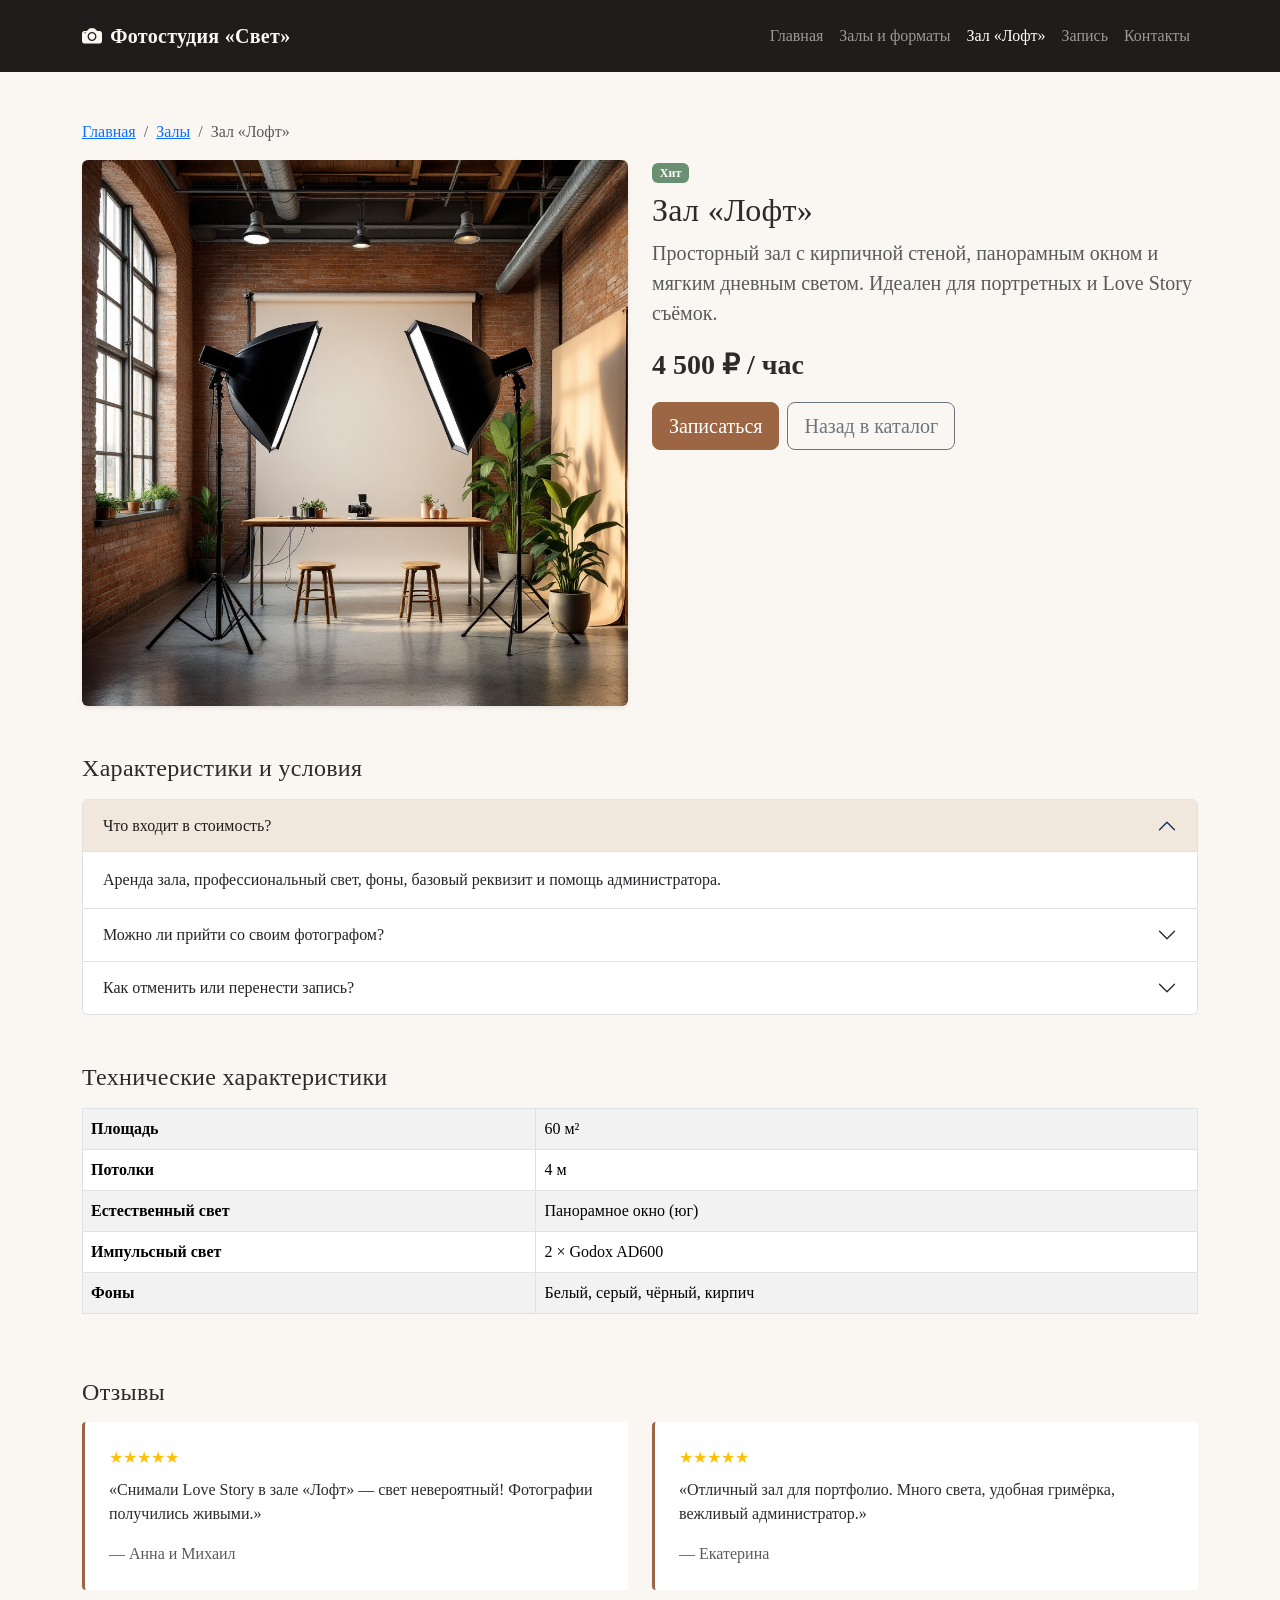
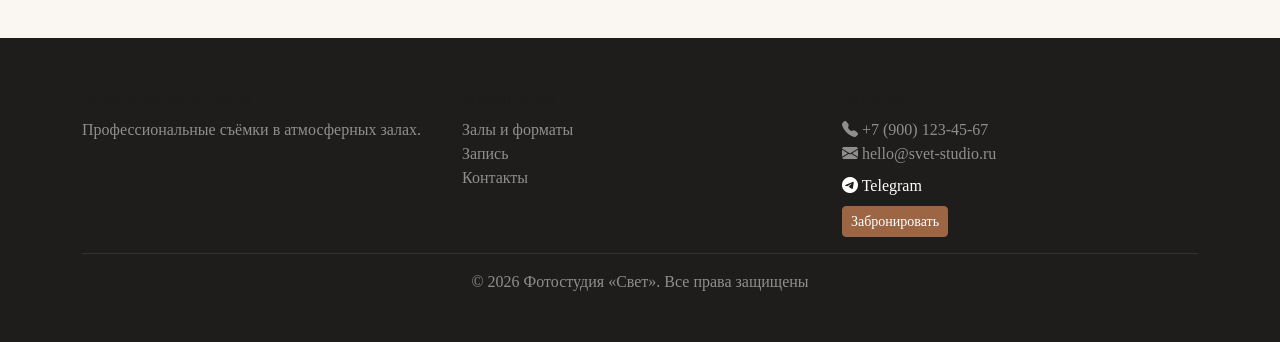
<file: product.html>
<!DOCTYPE html>
<html lang="ru">
<head>
    <meta charset="UTF-8">
    <meta name="viewport" content="width=device-width, initial-scale=1.0">
    <title>Зал «Лофт» — Фотостудия «Свет»</title>
    <link rel="stylesheet" href="vendor/bootstrap/css/bootstrap.min.css">
    <link rel="stylesheet" href="css/custom.css">
    <link rel="stylesheet" href="https://cdn.jsdelivr.net/npm/bootstrap-icons@1.11.3/font/bootstrap-icons.min.css">
</head>
<body>

<nav class="navbar navbar-expand-lg navbar-dark bg-dark py-3">
    <div class="container">
        <a class="navbar-brand" href="index.html"><i class="bi bi-camera-fill me-2"></i>Фотостудия «Свет»</a>
        <button class="navbar-toggler" type="button" data-bs-toggle="collapse" data-bs-target="#mainNavbar">
            <span class="navbar-toggler-icon"></span>
        </button>
        <div class="collapse navbar-collapse" id="mainNavbar">
            <ul class="navbar-nav ms-auto">
                <li class="nav-item"><a class="nav-link" href="index.html">Главная</a></li>
                <li class="nav-item"><a class="nav-link" href="catalog.html">Залы и форматы</a></li>
                <li class="nav-item"><a class="nav-link active" href="product.html">Зал «Лофт»</a></li>
                <li class="nav-item"><a class="nav-link" href="order.html">Запись</a></li>
                <li class="nav-item"><a class="nav-link" href="contacts.html">Контакты</a></li>
            </ul>
        </div>
    </div>
</nav>

<main class="container my-5">
    <nav aria-label="breadcrumb">
        <ol class="breadcrumb">
            <li class="breadcrumb-item"><a href="index.html">Главная</a></li>
            <li class="breadcrumb-item"><a href="catalog.html">Залы</a></li>
            <li class="breadcrumb-item active" aria-current="page">Зал «Лофт»</li>
        </ol>
    </nav>

    <div class="row g-4">
        <div class="col-12 col-lg-6">
            <img src="images/loft.png" alt="Зал Лофт" class="img-fluid rounded shadow-sm">
        </div>
        <div class="col-12 col-lg-6">
            <span class="badge bg-success mb-2">Хит</span>
            <h1 class="h2">Зал «Лофт»</h1>
            <p class="lead text-muted">
                Просторный зал с кирпичной стеной, панорамным окном и мягким дневным светом.
                Идеален для портретных и Love Story съёмок.
            </p>
            <p class="fs-3 fw-bold">4 500 ₽ / час</p>
            <div class="d-flex gap-2 mb-4">
                <a class="btn btn-primary btn-lg" href="order.html">Записаться</a>
                <a class="btn btn-outline-secondary btn-lg" href="catalog.html">Назад в каталог</a>
            </div>
        </div>
    </div>

    <section class="mt-5">
        <h2 class="h4 mb-3">Характеристики и условия</h2>
        <div class="accordion" id="faqAccordion">
            <div class="accordion-item">
                <h3 class="accordion-header">
                    <button class="accordion-button" type="button" data-bs-toggle="collapse" data-bs-target="#faq1" aria-expanded="true">
                        Что входит в стоимость?
                    </button>
                </h3>
                <div id="faq1" class="accordion-collapse collapse show" data-bs-parent="#faqAccordion">
                    <div class="accordion-body">
                        Аренда зала, профессиональный свет, фоны, базовый реквизит и помощь администратора.
                    </div>
                </div>
            </div>
            <div class="accordion-item">
                <h3 class="accordion-header">
                    <button class="accordion-button collapsed" type="button" data-bs-toggle="collapse" data-bs-target="#faq2">
                        Можно ли прийти со своим фотографом?
                    </button>
                </h3>
                <div id="faq2" class="accordion-collapse collapse" data-bs-parent="#faqAccordion">
                    <div class="accordion-body">
                        Да, вы можете прийти со своим фотографом. Дополнительная плата не взимается.
                    </div>
                </div>
            </div>
            <div class="accordion-item">
                <h3 class="accordion-header">
                    <button class="accordion-button collapsed" type="button" data-bs-toggle="collapse" data-bs-target="#faq3">
                        Как отменить или перенести запись?
                    </button>
                </h3>
                <div id="faq3" class="accordion-collapse collapse" data-bs-parent="#faqAccordion">
                    <div class="accordion-body">
                        Бесплатная отмена — не позднее чем за 24 часа до начала съёмки.
                    </div>
                </div>
            </div>
        </div>
    </section>

    <section class="mt-5">
        <h2 class="h4 mb-3">Технические характеристики</h2>
        <div class="table-responsive">
            <table class="table table-striped table-bordered align-middle">
                <tbody>
                    <tr><th>Площадь</th><td>60 м²</td></tr>
                    <tr><th>Потолки</th><td>4 м</td></tr>
                    <tr><th>Естественный свет</th><td>Панорамное окно (юг)</td></tr>
                    <tr><th>Импульсный свет</th><td>2 × Godox AD600</td></tr>
                    <tr><th>Фоны</th><td>Белый, серый, чёрный, кирпич</td></tr>
                </tbody>
            </table>
        </div>
    </section>

    <section class="mt-5">
        <h2 class="h4 mb-3">Отзывы</h2>
        <div class="row g-4">
            <div class="col-12 col-md-6">
                <div class="review-card">
                    <div class="text-warning mb-2">★★★★★</div>
                    <p>«Снимали Love Story в зале «Лофт» — свет невероятный! Фотографии получились живыми.»</p>
                    <p class="text-muted mb-0">— Анна и Михаил</p>
                </div>
            </div>
            <div class="col-12 col-md-6">
                <div class="review-card">
                    <div class="text-warning mb-2">★★★★★</div>
                    <p>«Отличный зал для портфолио. Много света, удобная гримёрка, вежливый администратор.»</p>
                    <p class="text-muted mb-0">— Екатерина</p>
                </div>
            </div>
        </div>
    </section>
</main>

<footer class="bg-dark text-white py-5 mt-5">
    <div class="container">
        <div class="row g-4">
            <div class="col-12 col-md-4">
                <h5>Фотостудия «Свет»</h5>
                <p class="text-white-50 mb-0">Профессиональные съёмки в атмосферных залах.</p>
            </div>
            <div class="col-12 col-md-4">
                <h5>Навигация</h5>
                <ul class="list-unstyled">
                    <li><a class="text-white-50 text-decoration-none" href="catalog.html">Залы и форматы</a></li>
                    <li><a class="text-white-50 text-decoration-none" href="order.html">Запись</a></li>
                    <li><a class="text-white-50 text-decoration-none" href="contacts.html">Контакты</a></li>
                </ul>
            </div>
            <div class="col-12 col-md-4">
                <h5>Контакты</h5>
                <p class="text-white-50 mb-2">
                    <i class="bi bi-telephone-fill"></i> +7 (900) 123-45-67<br>
                    <i class="bi bi-envelope-fill"></i> hello@svet-studio.ru
                </p>
                <a href="https://t.me/svet_studio" class="text-white text-decoration-none d-block mb-2">
                    <i class="bi bi-telegram"></i> Telegram
                </a>
                <a href="order.html" class="btn btn-primary btn-sm">Забронировать</a>
            </div>
        </div>
        <hr class="border-secondary">
        <p class="text-center text-white-50 mb-0">© 2026 Фотостудия «Свет». Все права защищены</p>
    </div>
</footer>

<button id="backToTop" title="Наверх">↑</button>

<script src="vendor/bootstrap/js/bootstrap.bundle.min.js"></script>
<script>
    const backToTop = document.getElementById('backToTop');
    window.addEventListener('scroll', () => {
        backToTop.style.display = window.scrollY > 300 ? 'block' : 'none';
    });
    backToTop.addEventListener('click', () => window.scrollTo({ top: 0, behavior: 'smooth' }));
</script>
</body>
</html>
</file>
<file: css/custom.css>
:root {
    --svet-primary: #b08968;
    --svet-dark: #1f1d1b;
    --svet-light: #faf7f2;
    --svet-accent: #9c6644;
}

body {
    min-height: 100vh;
    background-color: var(--svet-light);
    font-family: 'Georgia', 'Times New Roman', serif;
    color: #2b2b2b;
}

h1, h2, h3, h4, h5, .navbar-brand {
    color: var(--svet-dark);
    letter-spacing: 0.3px;
}

.bg-primary { background-color: var(--svet-dark) !important; }
.bg-dark    { background-color: var(--svet-dark) !important; }

.btn-primary {
    background-color: var(--svet-accent);
    border-color: var(--svet-accent);
}
.btn-primary:hover {
    background-color: #7f4f2f;
    border-color: #7f4f2f;
}
.btn-outline-primary {
    color: var(--svet-accent);
    border-color: var(--svet-accent);
}
.btn-outline-primary:hover {
    background-color: var(--svet-accent);
    border-color: var(--svet-accent);
}

.badge.bg-success { background-color: #6b8f71 !important; }
.badge.bg-warning { background-color: #e9c46a !important; color: #1f1d1b !important; }
.badge.bg-danger  { background-color: #b5838d !important; }

.card {
    border: none;
    border-radius: 4px;
    background-color: #fff;
    transition: transform 0.25s ease, box-shadow 0.25s ease;
}
.card:hover {
    transform: translateY(-4px);
    box-shadow: 0 10px 25px rgba(0,0,0,0.1) !important;
}
.card-img-top {
    height: 220px;
    object-fit: cover;
    border-radius: 4px 4px 0 0;
}

.hero-section {
    background-image: linear-gradient(rgba(31,29,27,0.55), rgba(31,29,27,0.55)), url('../images/hero.png');
    background-size: cover;
    background-position: center;
    color: #fff;    
    padding: 130px 0;
}
.hero-section h1 { color: #fff; }

.section-title {
    font-weight: 600;
    letter-spacing: 1px;
    text-transform: uppercase;
    font-size: 1.1rem;
    color: var(--svet-accent);
    margin-bottom: 0.5rem;
}
.section-heading {
    font-size: 2rem;
    margin-bottom: 1.5rem;
}

.feature-icon {
    font-size: 2.4rem;
    color: var(--svet-accent);
    margin-bottom: 1rem;
}

#backToTop {
    position: fixed;
    bottom: 30px;
    right: 30px;
    display: none;
    z-index: 999;
    border-radius: 50%;
    width: 48px;
    height: 48px;
    font-size: 20px;
    background-color: var(--svet-accent);
    border: none;
    color: white;
}
#backToTop:hover { background-color: #7f4f2f; }

.accordion-button:not(.collapsed) {
    background-color: #f1e7dd;
    color: var(--svet-dark);
}

footer a:hover { color: var(--svet-primary) !important; }

.review-card {
    background-color: #fff;
    border-left: 3px solid var(--svet-accent);
    padding: 1.5rem;
    border-radius: 4px;
}

.contact-info p { margin-bottom: 0.4rem; }

.navbar-brand {
    color: #faf7f2 !important;
    font-weight: 600;
}
</file>
